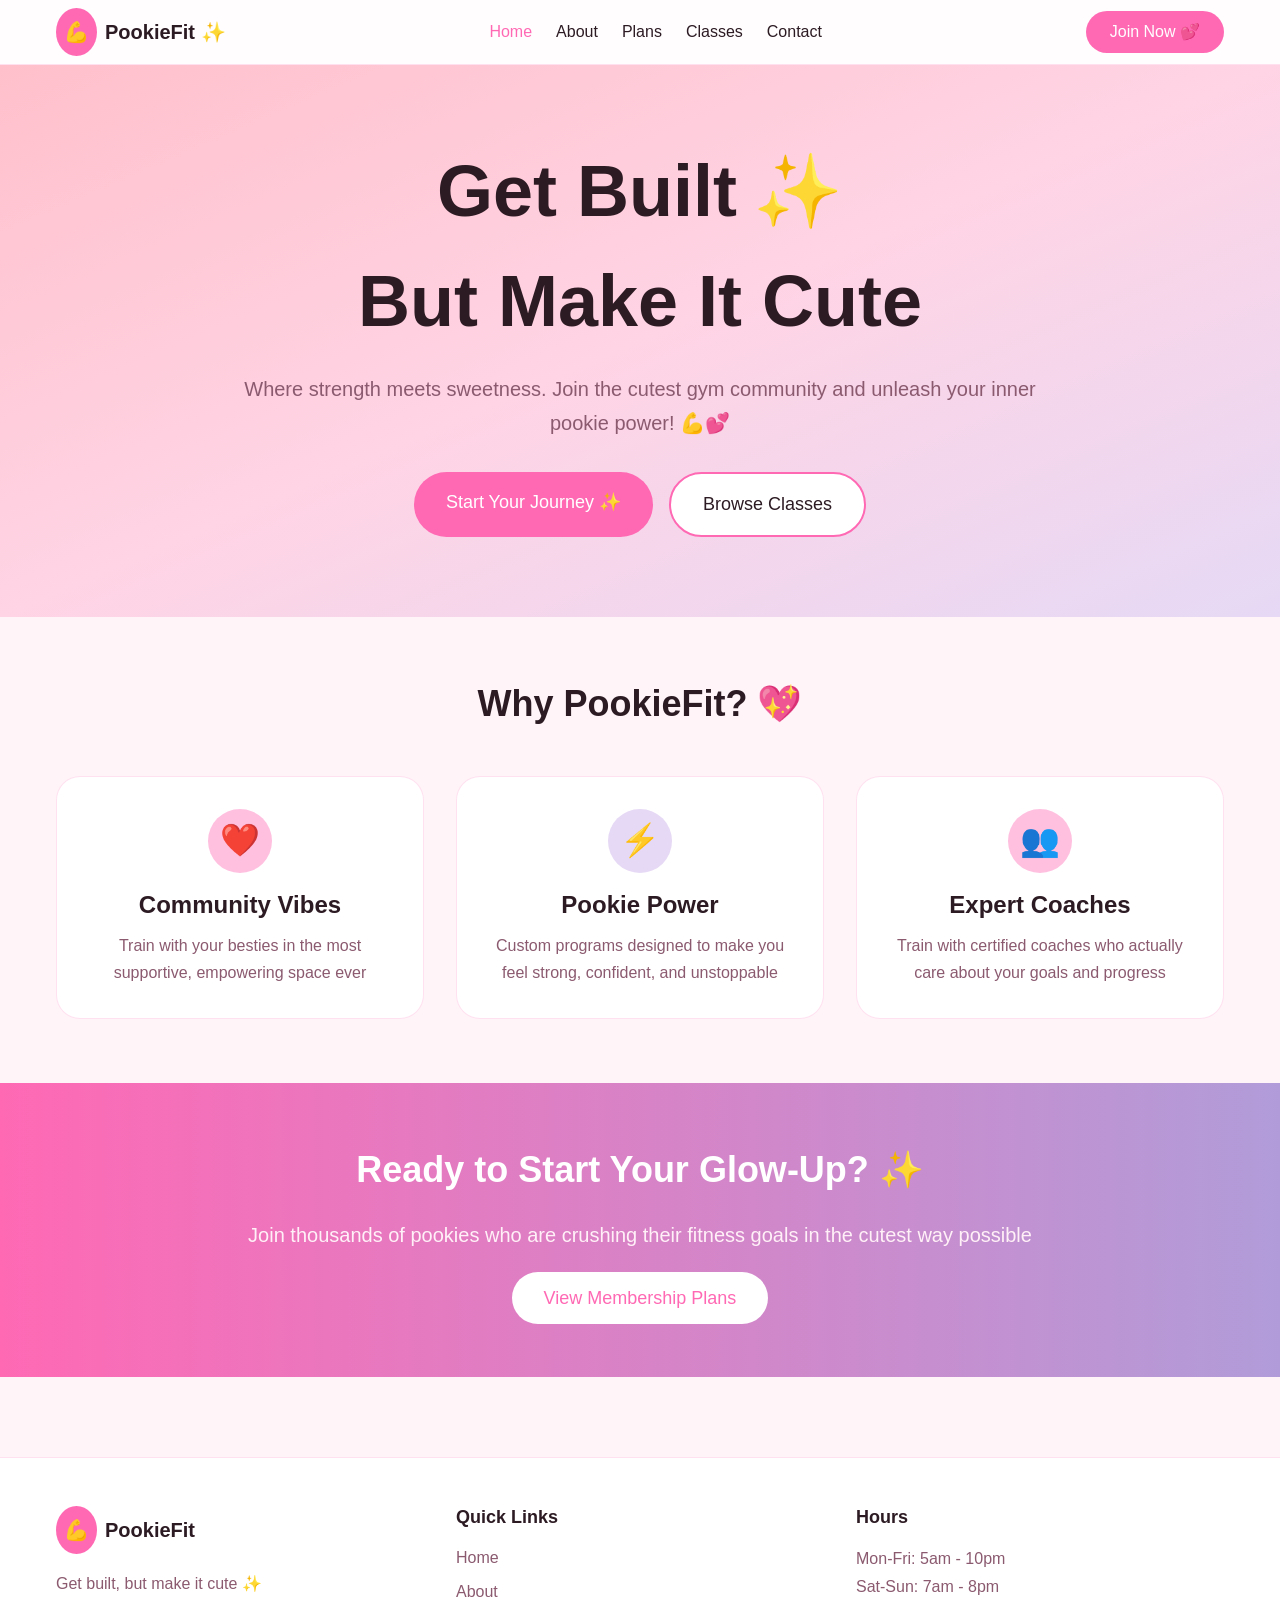
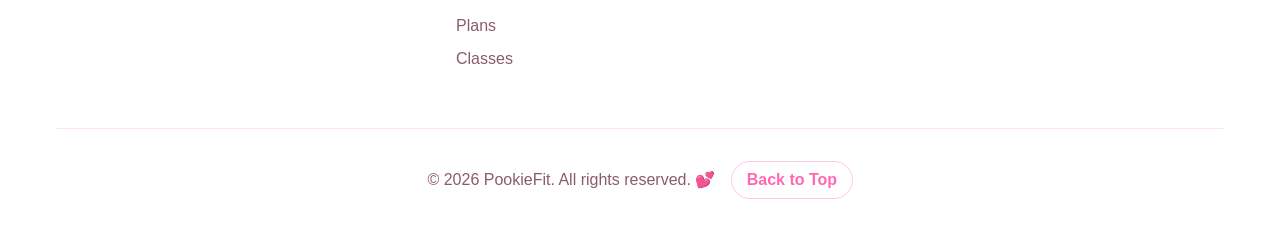
<file: index.html>
<!DOCTYPE html>
<html lang="en">
    <head>
        <meta charset="UTF-8">
        <meta name="viewport" content="width=device-width, initial-scale=1.0">
        <title>PookieFit - Get Built But Make It Cute</title>
        <link rel="stylesheet" href="css/styles.css">
        <script src="js/scripts.js" defer></script>
    </head>
    <body id="top">

        <nav class="navbar">
            <div class="nav-container">
                <div class="nav-header">
                    <a href="index.html" class="logo">
                        <div class="logo-icon">💪</div>
                        <span class="logo-text">PookieFit <span
                                class="sparkle">✨</span></span>
                    </a>

                    <div class="nav-links desktop-nav">
                        <a href="index.html" class="active">Home</a>
                        <a href="about.html">About</a>
                        <a href="plans.html">Plans</a>
                        <a href="classes.html">Classes</a>
                        <a href="contact.html">Contact</a>
                    </div>
                    <a href="contact.html" class="cta-button">Join Now 💕</a>
                </div>

                <div class="nav-links mobile-nav">
                    <a href="index.html" class="active">Home</a>
                    <a href="about.html">About</a>
                    <a href="plans.html">Plans</a>
                    <a href="classes.html">Classes</a>
                    <a href="contact.html">Contact</a>
                </div>
            </div>
        </nav>

        <main>
            <section class="hero">
                <div class="hero-content">
                    <h1 class="hero-title">Get Built <span
                            class="sparkle">✨</span> But Make It Cute</h1>
                    <p class="hero-subtitle">Where strength meets sweetness.
                        Join the cutest gym community and unleash your inner
                        pookie power! 💪💕</p>
                    <div class="hero-buttons">
                        <a href="plans.html" class="btn-primary">Start Your
                            Journey ✨</a>
                        <a href="classes.html" class="btn-secondary">Browse
                            Classes</a>
                    </div>
                </div>
            </section>

            <section class="features">
                <div class="container">
                    <h2 class="section-title">Why PookieFit? 💖</h2>
                    <div class="features-grid">
                        <div class="feature-card">
                            <div class="feature-icon pink">❤️</div>
                            <h3>Community Vibes</h3>
                            <p>Train with your besties in the most supportive,
                                empowering space ever</p>
                        </div>

                        <div class="feature-card">
                            <div class="feature-icon purple">⚡</div>
                            <h3>Pookie Power</h3>
                            <p>Custom programs designed to make you feel strong,
                                confident, and unstoppable</p>
                        </div>

                        <div class="feature-card">
                            <div class="feature-icon pink">👥</div>
                            <h3>Expert Coaches</h3>
                            <p>Train with certified coaches who actually care
                                about your goals and progress</p>
                        </div>
                    </div>
                </div>
            </section>

            <section class="cta-section">
                <div class="cta-content">
                    <h2>Ready to Start Your Glow-Up? ✨</h2>
                    <p>Join thousands of pookies who are crushing their fitness
                        goals in the cutest way possible</p>
                    <a href="plans.html" class="btn-white">View Membership
                        Plans</a>
                </div>
            </section>
        </main>

        <footer class="footer">
            <div class="container">
                <div class="footer-grid">
                    <div class="footer-col">
                        <div class="footer-logo">
                            <div class="logo-icon">💪</div>
                            <span class="logo-text">PookieFit</span>
                        </div>
                        <p>Get built, but make it cute ✨</p>
                    </div>

                    <div class="footer-col">
                        <h4>Quick Links</h4>
                        <a href="index.html">Home</a>
                        <a href="about.html">About</a>
                        <a href="plans.html">Plans</a>
                        <a href="classes.html">Classes</a>
                    </div>

                    <div class="footer-col">
                        <h4>Hours</h4>
                        <p>Mon-Fri: 5am - 10pm</p>
                        <p>Sat-Sun: 7am - 8pm</p>
                    </div>
                </div>

                <div class="footer-bottom">
    <span>© 2026 PookieFit. All rights reserved. 💕</span>
    <a href="#top" class="back-to-top">Back to Top</a>
</div>

            </div>
        </footer>

    </body>
</html>
</file>
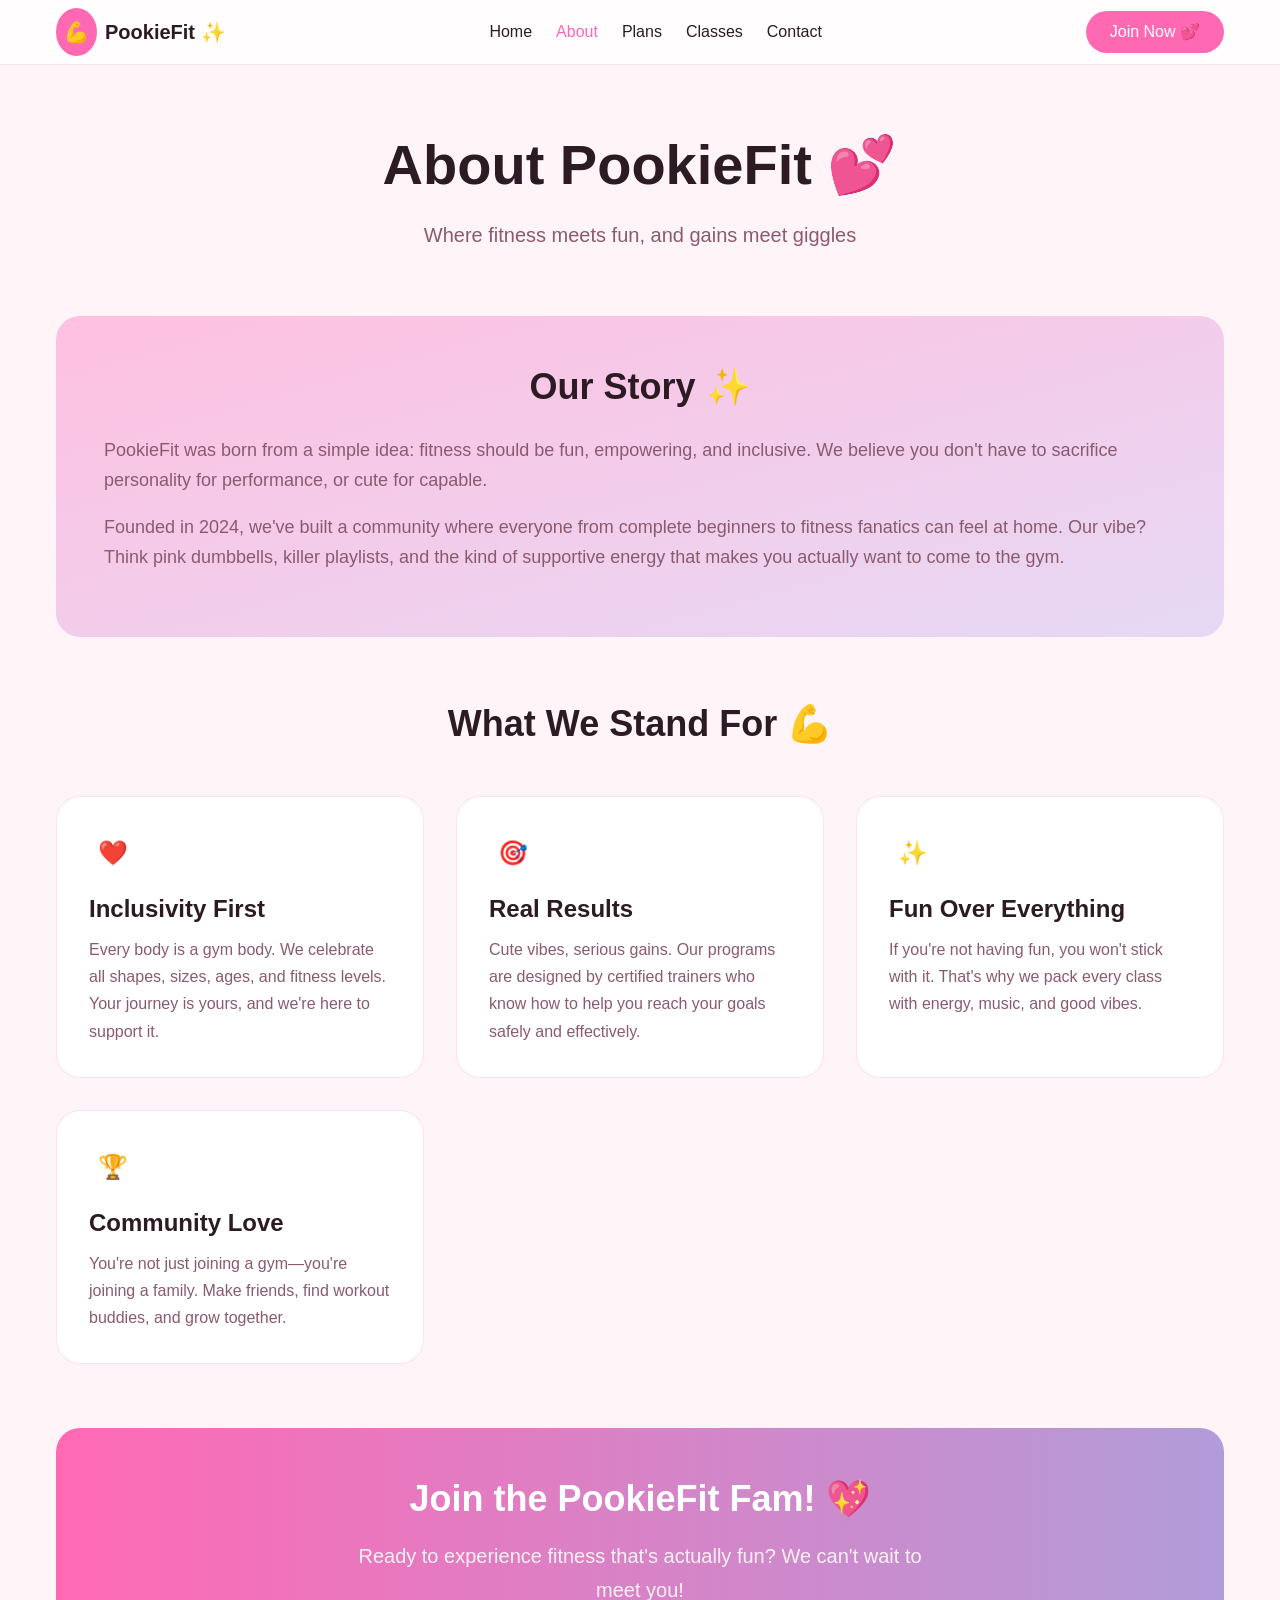
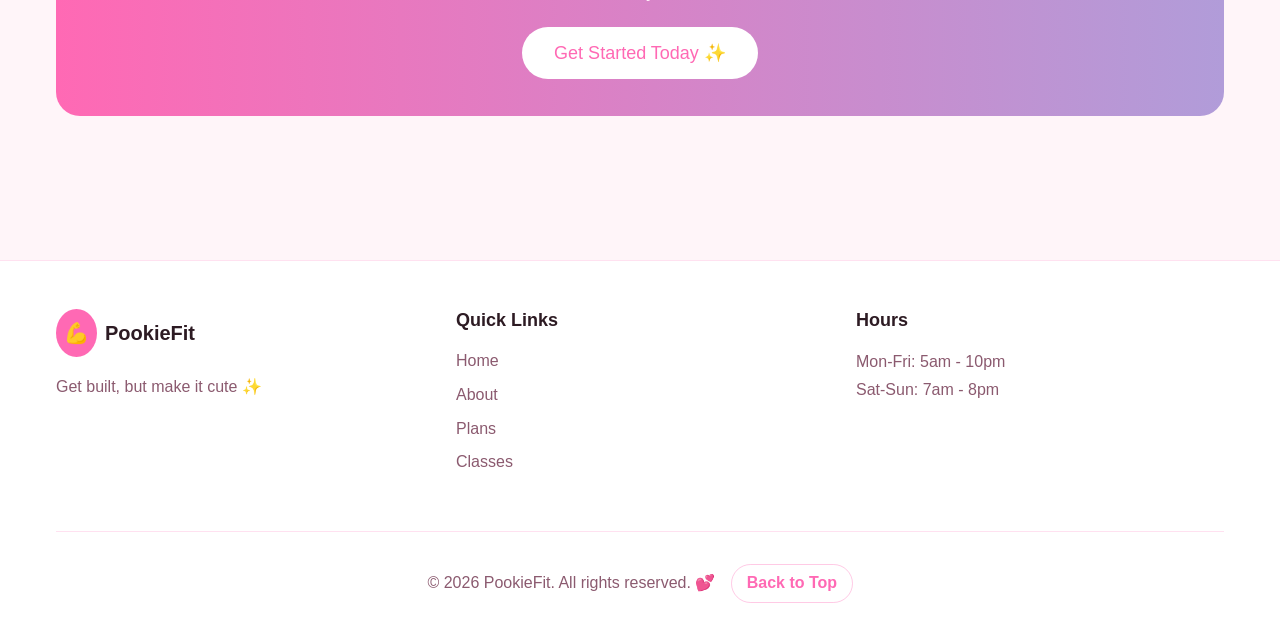
<file: about.html>
<!DOCTYPE html>
<html lang="en">
    <head>
        <meta charset="UTF-8">
        <meta name="viewport" content="width=device-width, initial-scale=1.0">
        <title>About - PookieFit</title>
        <link rel="stylesheet" href="css/styles.css">
        <script src="js/scripts.js" defer></script>
    </head>
    <body id="top">

        <nav class="navbar">
            <div class="nav-container">
                <div class="nav-header">
                    <a href="index.html" class="logo">
                        <div class="logo-icon">💪</div>
                        <span class="logo-text">PookieFit <span
                                class="sparkle">✨</span></span>
                    </a>

                    <div class="nav-links desktop-nav">
                        <a href="index.html">Home</a>
                        <a href="about.html" class="active">About</a>
                        <a href="plans.html">Plans</a>
                        <a href="classes.html">Classes</a>
                        <a href="contact.html">Contact</a>
                    </div>

                    <a href="contact.html" class="cta-button">Join Now 💕</a>
                </div>

                <div class="nav-links mobile-nav">
                    <a href="index.html">Home</a>
                    <a href="about.html" class="active">About</a>
                    <a href="plans.html">Plans</a>
                    <a href="classes.html">Classes</a>
                    <a href="contact.html">Contact</a>
                </div>
            </div>
        </nav>

        <main class="page-content">
            <div class="container">
                <div class="page-header">
                    <h1>About PookieFit 💕</h1>
                    <p class="page-subtitle">Where fitness meets fun, and gains
                        meet giggles</p>
                </div>

                <section class="story-section">
                    <div class="story-card">
                        <h2>Our Story ✨</h2>
                        <p>PookieFit was born from a simple idea: fitness should
                            be fun, empowering, and inclusive. We believe you
                            don't have to sacrifice personality for performance,
                            or cute for capable.</p>
                        <p>Founded in 2024, we've built a community where
                            everyone from complete beginners to fitness fanatics
                            can feel at home. Our vibe? Think pink dumbbells,
                            killer playlists, and the kind of supportive energy
                            that makes you actually want to come to the gym.</p>
                    </div>
                </section>

                <section class="values-section">
                    <h2 class="section-title">What We Stand For 💪</h2>
                    <div class="values-grid">
                        <div class="value-card">
                            <div class="value-icon pink">❤️</div>
                            <h3>Inclusivity First</h3>
                            <p>Every body is a gym body. We celebrate all
                                shapes, sizes, ages, and fitness levels. Your
                                journey is yours, and we're here to support
                                it.</p>
                        </div>

                        <div class="value-card">
                            <div class="value-icon purple">🎯</div>
                            <h3>Real Results</h3>
                            <p>Cute vibes, serious gains. Our programs are
                                designed by certified trainers who know how to
                                help you reach your goals safely and
                                effectively.</p>
                        </div>

                        <div class="value-card">
                            <div class="value-icon pink">✨</div>
                            <h3>Fun Over Everything</h3>
                            <p>If you're not having fun, you won't stick with
                                it. That's why we pack every class with energy,
                                music, and good vibes.</p>
                        </div>

                        <div class="value-card">
                            <div class="value-icon purple">🏆</div>
                            <h3>Community Love</h3>
                            <p>You're not just joining a gym—you're joining a
                                family. Make friends, find workout buddies, and
                                grow together.</p>
                        </div>
                    </div>
                </section>

                <section class="cta-banner">
                    <h2>Join the PookieFit Fam! 💖</h2>
                    <p>Ready to experience fitness that's actually fun? We can't
                        wait to meet you!</p>
                    <a href="plans.html" class="btn-white">Get Started Today ✨</a>
                </section>
            </div>
        </main>

        <footer class="footer">
            <div class="container">
                <div class="footer-grid">
                    <div class="footer-col">
                        <div class="footer-logo">
                            <div class="logo-icon">💪</div>
                            <span class="logo-text">PookieFit</span>
                        </div>
                        <p>Get built, but make it cute ✨</p>
                    </div>

                    <div class="footer-col">
                        <h4>Quick Links</h4>
                        <a href="index.html">Home</a>
                        <a href="about.html">About</a>
                        <a href="plans.html">Plans</a>
                        <a href="classes.html">Classes</a>
                    </div>

                    <div class="footer-col">
                        <h4>Hours</h4>
                        <p>Mon-Fri: 5am - 10pm</p>
                        <p>Sat-Sun: 7am - 8pm</p>
                    </div>
                </div>

                <div class="footer-bottom">
    <span>© 2026 PookieFit. All rights reserved. 💕</span>
    <a href="#top" class="back-to-top">Back to Top</a>
</div>

            </div>
        </footer>

    </body>
</html>
</file>
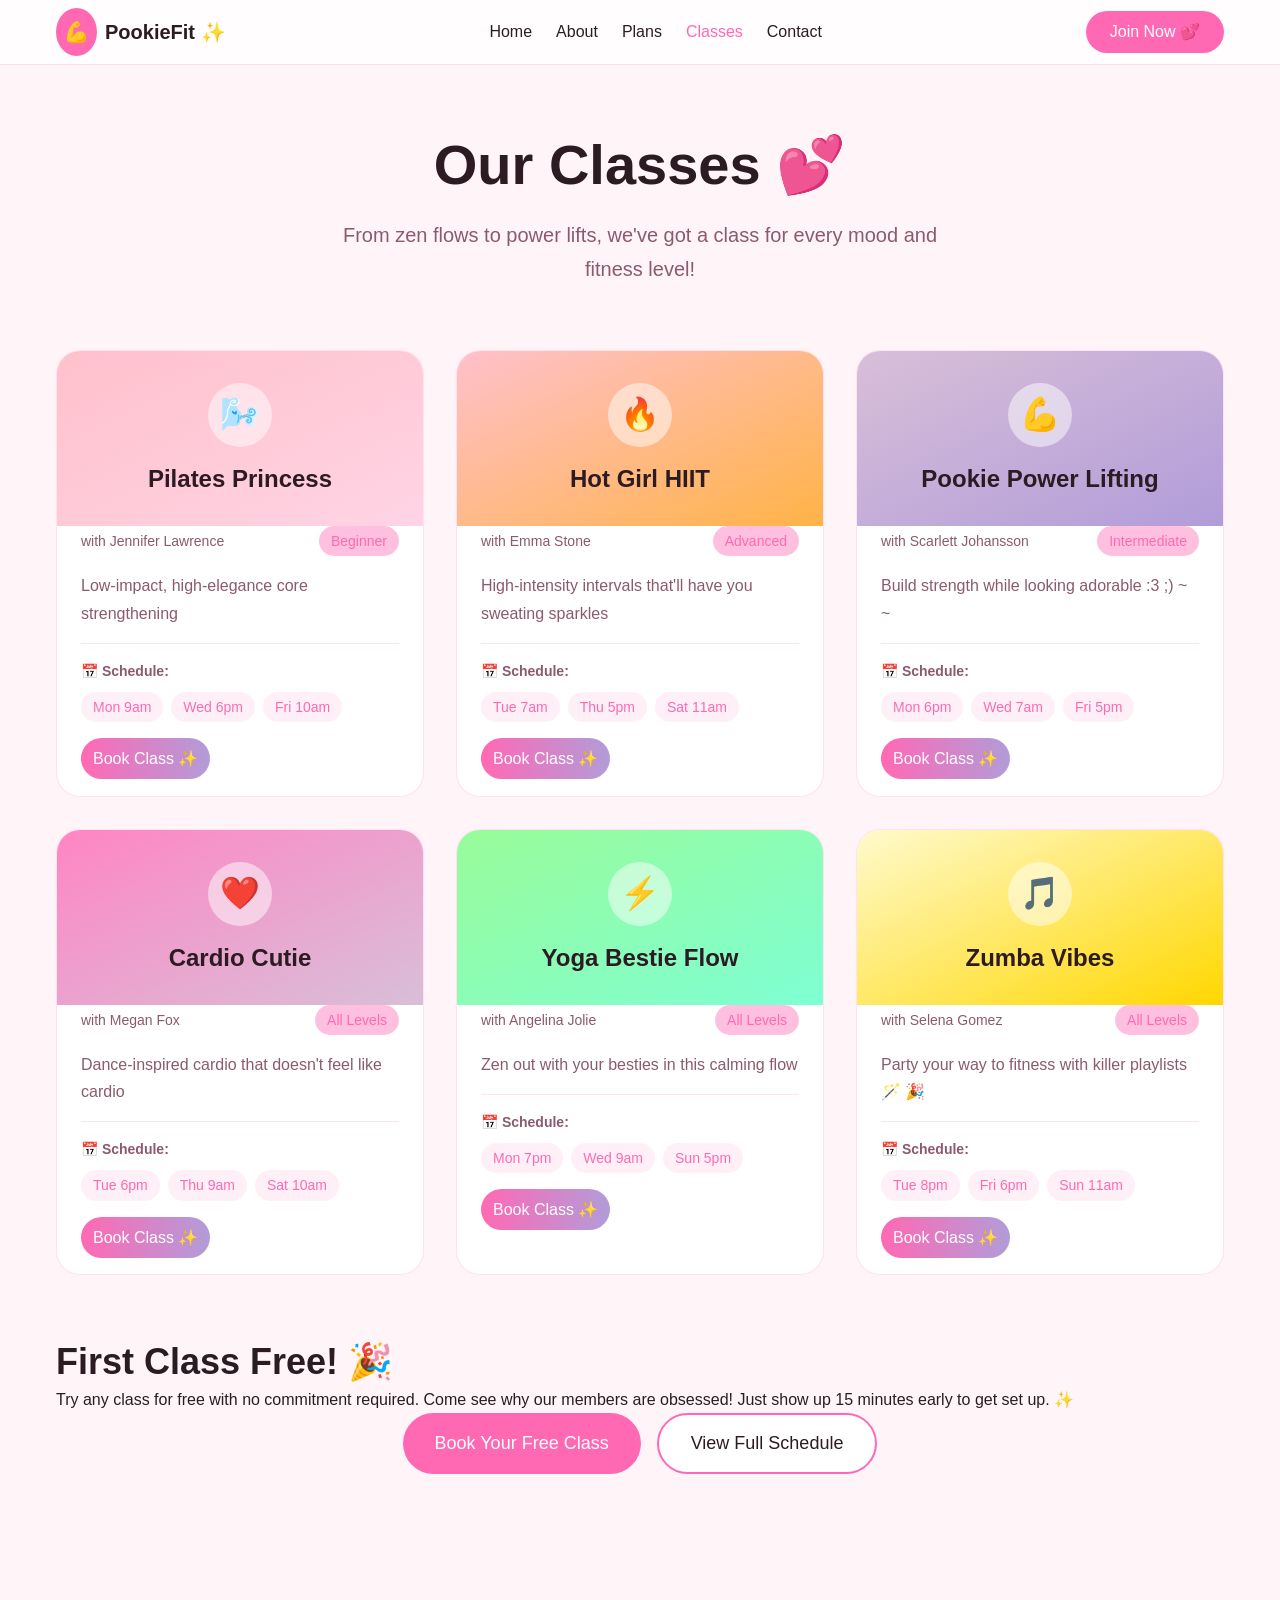
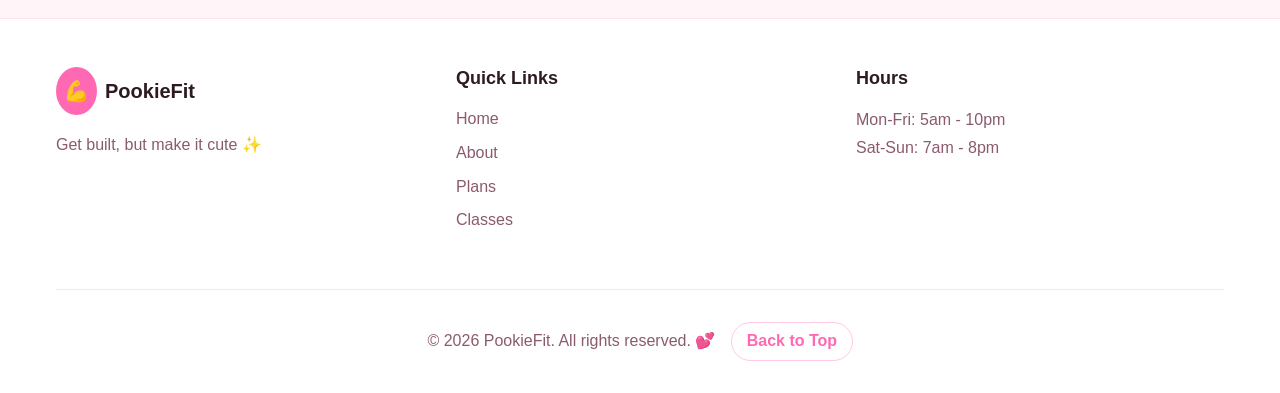
<file: classes.html>
<!DOCTYPE html>
<html lang="en">
    <head>
        <meta charset="UTF-8">
        <meta name="viewport" content="width=device-width, initial-scale=1.0">
        <title>Classes - PookieFit</title>
        <link rel="stylesheet" href="css/styles.css">
        <script src="js/scripts.js" defer></script>
    </head>
    <body id="top">
        <nav class="navbar">
            <div class="nav-container">
                <div class="nav-header">
                    <a href="index.html" class="logo">
                        <div class="logo-icon">💪</div>
                        <span class="logo-text">PookieFit <span
                                class="sparkle">✨</span></span>
                    </a>

                    <div class="nav-links desktop-nav">
                        <a href="index.html">Home</a>
                        <a href="about.html">About</a>
                        <a href="plans.html">Plans</a>
                        <a href="classes.html" class="active">Classes</a>
                        <a href="contact.html">Contact</a>
                    </div>

                    <a href="contact.html" class="cta-button">Join Now 💕</a>
                </div>

                <div class="nav-links mobile-nav">
                    <a href="index.html">Home</a>
                    <a href="about.html">About</a>
                    <a href="plans.html">Plans</a>
                    <a href="classes.html" class="active">Classes</a>
                    <a href="contact.html">Contact</a>
                </div>
            </div>
        </nav>

        <main class="page-content">
            <div class="container">
                <div class="page-header">
                    <h1>Our Classes 💕</h1>
                    <p class="page-subtitle">From zen flows to power lifts,
                        we've got a class for every mood and fitness level!</p>
                </div>

                <div class="classes-grid">
                    <div class="class-card">
                        <div class="class-header pink-gradient">
                            <div class="class-icon">🌬️</div>
                            <h3>Pilates Princess</h3>
                        </div>
                        <div class="class-body">
                            <div class="class-meta">
                                <span class="instructor">with Jennifer Lawrence</span>
                                <span class="badge">Beginner</span>
                            </div>
                            <p>Low-impact, high-elegance core strengthening</p>
                            <div class="class-schedule">
                                <p><strong>📅 Schedule:</strong></p>
                                <div class="schedule-tags">
                                    <span>Mon 9am</span>
                                    <span>Wed 6pm</span>
                                    <span>Fri 10am</span>
                                </div>
                            </div>
                            <a href="contact.html" class="class-button">Book Class ✨</a>
                        </div>
                    </div>

                    <div class="class-card">
                        <div class="class-header orange-gradient">
                            <div class="class-icon">🔥</div>
                            <h3>Hot Girl HIIT</h3>
                        </div>
                        <div class="class-body">
                            <div class="class-meta">
                                <span class="instructor">with  Emma Stone</span>
                                <span class="badge">Advanced</span>
                            </div>
                            <p>High-intensity intervals that'll have you
                                sweating sparkles</p>
                            <div class="class-schedule">
                                <p><strong>📅 Schedule:</strong></p>
                                <div class="schedule-tags">
                                    <span>Tue 7am</span>
                                    <span>Thu 5pm</span>
                                    <span>Sat 11am</span>
                                </div>
                            </div>
                            <a href="contact.html" class="class-button">Book Class ✨</a>
                        </div>
                    </div>

                    <div class="class-card">
                        <div class="class-header purple-gradient">
                            <div class="class-icon">💪</div>
                            <h3>Pookie Power Lifting</h3>
                        </div>
                        <div class="class-body">
                            <div class="class-meta">
                                <span class="instructor">with Scarlett Johansson</span>
                                <span class="badge">Intermediate</span>
                            </div>
                            <p>Build strength while looking adorable :3 ;) ~ ~</p>
                            <div class="class-schedule">
                                <p><strong>📅 Schedule:</strong></p>
                                <div class="schedule-tags">
                                    <span>Mon 6pm</span>
                                    <span>Wed 7am</span>
                                    <span>Fri 5pm</span>
                                </div>
                            </div>
                            <a href="contact.html" class="class-button">Book Class ✨</a>
                        </div>
                    </div>

                    <div class="class-card">
                        <div class="class-header pink-purple-gradient">
                            <div class="class-icon">❤️</div>
                            <h3>Cardio Cutie</h3>
                        </div>
                        <div class="class-body">
                            <div class="class-meta">
                                <span class="instructor">with Megan Fox</span>
                                <span class="badge">All Levels</span>
                            </div>
                            <p>Dance-inspired cardio that doesn't feel like
                                cardio</p>
                            <div class="class-schedule">
                                <p><strong>📅 Schedule:</strong></p>
                                <div class="schedule-tags">
                                    <span>Tue 6pm</span>
                                    <span>Thu 9am</span>
                                    <span>Sat 10am</span>
                                </div>
                            </div>
                            <a href="contact.html" class="class-button">Book Class ✨</a>
                        </div>
                    </div>

                    <div class="class-card">
                        <div class="class-header green-gradient">
                            <div class="class-icon">⚡</div>
                            <h3>Yoga Bestie Flow</h3>
                        </div>
                        <div class="class-body">
                            <div class="class-meta">
                                <span class="instructor">with Angelina Jolie</span>
                                <span class="badge">All Levels</span>
                            </div>
                            <p>Zen out with your besties in this calming
                                flow</p>
                            <div class="class-schedule">
                                <p><strong>📅 Schedule:</strong></p>
                                <div class="schedule-tags">
                                    <span>Mon 7pm</span>
                                    <span>Wed 9am</span>
                                    <span>Sun 5pm</span>
                                </div>
                            </div>
                            <a href="contact.html" class="class-button">Book Class ✨</a>
                        </div>
                    </div>

                    <div class="class-card">
                        <div class="class-header yellow-gradient">
                            <div class="class-icon">🎵</div>
                            <h3>Zumba Vibes</h3>
                        </div>
                        <div class="class-body">
                            <div class="class-meta">
                                <span class="instructor">with Selena Gomez</span>
                                <span class="badge">All Levels</span>
                            </div>
                            <p>Party your way to fitness with killer
                                playlists 🪄 🎉</p>
                            <div class="class-schedule">
                                <p><strong>📅 Schedule:</strong></p>
                                <div class="schedule-tags">
                                    <span>Tue 8pm</span>
                                    <span>Fri 6pm</span>
                                    <span>Sun 11am</span>
                                </div>
                            </div>
                            <a href="contact.html" class="class-button">Book Class ✨</a>
                        </div>
                    </div>
                </div>

                <section class="free-class-section">
                    <h2>First Class Free! 🎉</h2>
                    <p>Try any class for free with no commitment required. Come
                        see why our members are obsessed! Just show up 15
                        minutes early to get set up. ✨</p>
                    <div class="help-buttons">
                        <a href="contact.html" class="btn-primary">Book Your Free Class</a>
                        <button class="btn-secondary">View Full
                            Schedule</button>
                    </div>
                </section>
            </div>
        </main>

        <footer class="footer">
            <div class="container">
                <div class="footer-grid">
                    <div class="footer-col">
                        <div class="footer-logo">
                            <div class="logo-icon">💪</div>
                            <span class="logo-text">PookieFit</span>
                        </div>
                        <p>Get built, but make it cute ✨</p>
                    </div>

                    <div class="footer-col">
                        <h4>Quick Links</h4>
                        <a href="index.html">Home</a>
                        <a href="about.html">About</a>
                        <a href="plans.html">Plans</a>
                        <a href="classes.html">Classes</a>
                    </div>

                    <div class="footer-col">
                        <h4>Hours</h4>
                        <p>Mon-Fri: 5am - 10pm</p>
                        <p>Sat-Sun: 7am - 8pm</p>
                    </div>
                </div>

                <div class="footer-bottom">
    <span>© 2026 PookieFit. All rights reserved. 💕</span>
    <a href="#top" class="back-to-top">Back to Top</a>
</div>

            </div>
        </footer>

    </body>
</html>
</file>
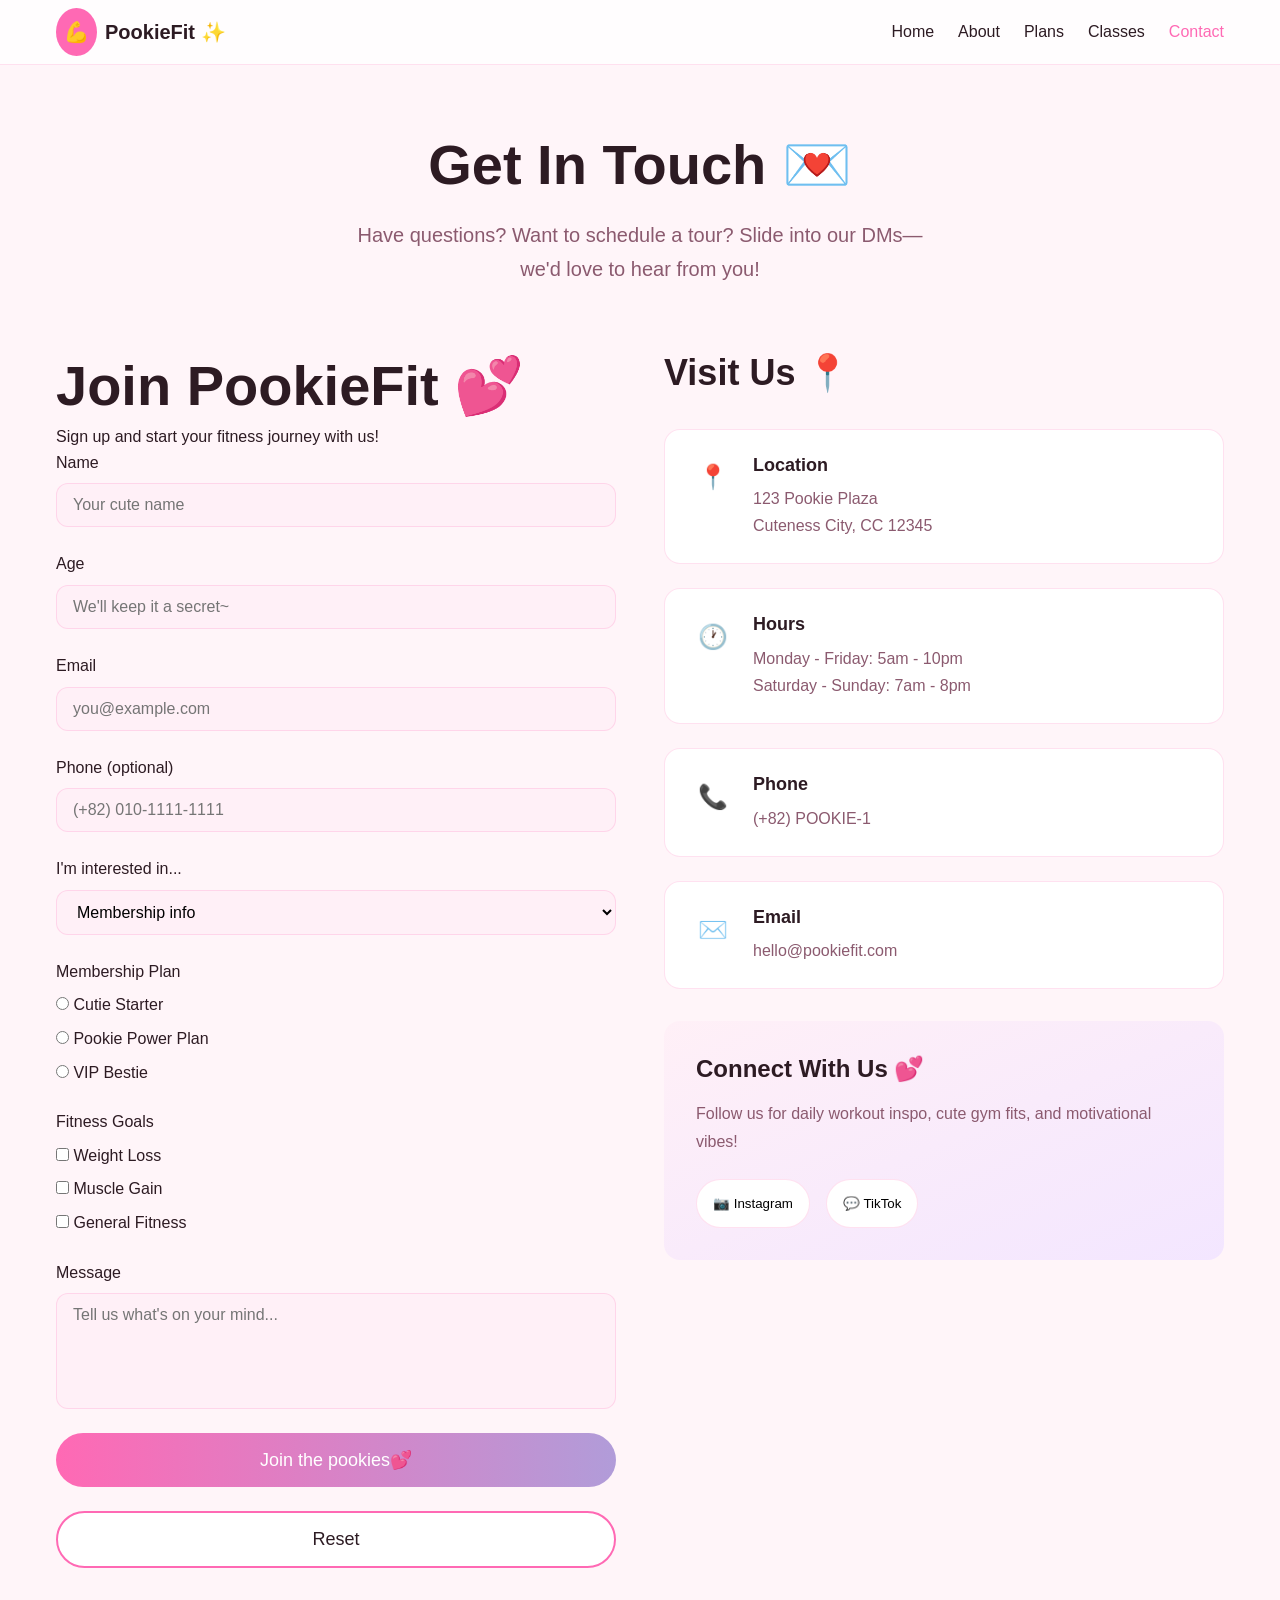
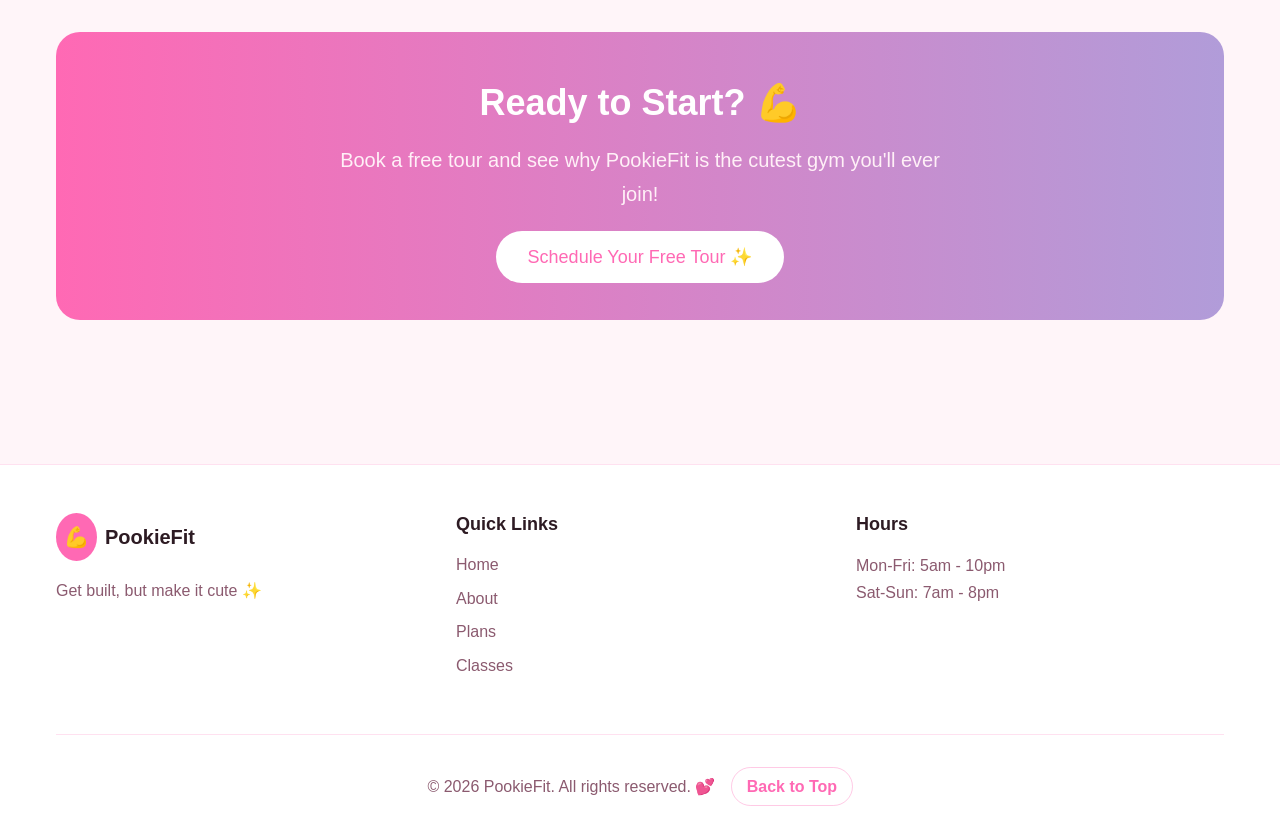
<file: contact.html>
<!DOCTYPE html>
<html lang="en">
    <head>
        <meta charset="UTF-8">
        <meta name="viewport" content="width=device-width, initial-scale=1.0">
        <title>Contact - PookieFit</title>
        <link rel="stylesheet" href="css/styles.css">
        <script src="js/scripts.js" defer></script>
    </head>
    <body id="top">

        <nav class="navbar">
            <div class="nav-container">
                <div class="nav-header">
                    <a href="index.html" class="logo">
                        <div class="logo-icon">💪</div>
                        <span class="logo-text">PookieFit <span
                                class="sparkle">✨</span></span>
                    </a>

                    <div class="nav-links desktop-nav">
                        <a href="index.html">Home</a>
                        <a href="about.html">About</a>
                        <a href="plans.html">Plans</a>
                        <a href="classes.html">Classes</a>
                        <a href="contact.html" class="active">Contact</a>
                    </div>

                </div>

                <div class="nav-links mobile-nav">
                    <a href="index.html">Home</a>
                    <a href="about.html">About</a>
                    <a href="plans.html">Plans</a>
                    <a href="classes.html">Classes</a>
                    <a href="contact.html" class="active">Contact</a>
                </div>
            </div>
        </nav>

        <main class="page-content">
            <div class="container">
                <div class="page-header">
                    <h1>Get In Touch 💌</h1>
                    <p class="page-subtitle">Have questions? Want to schedule a
                        tour? Slide into our DMs—we'd love to hear from you!</p>
                </div>

                <div class="contact-grid">
                    <div class="contact-form-section">
                        <h1>Join PookieFit 💕</h1>
                        <p>Sign up and start your fitness journey with us!</p>
                        <form class="contact-form" id="contactForm">
                            <div class="form-group">
                                <label for="name">Name</label>
                                <input type="text" id="name" name="name"
                                    placeholder="Your cute name" required>
                            </div>
                            <div class="form-group">
                                <label for="age">Age</label>
                                <input type="number" id="age" name="age"
                                    placeholder="We'll keep it a secret~">
                            </div>
                            <div class="form-group">
                                <label for="email">Email</label>
                                <input type="email" id="email" name="email"
                                    placeholder="you@example.com" required>
                            </div>

                            <div class="form-group">
                                <label for="phone">Phone (optional)</label>
                                <input type="tel" id="phone" name="phone"
                                    placeholder="(+82) 010-1111-1111">
                            </div>

                            <div class="form-group">
                                <label for="interest">I'm interested
                                    in...</label>
                                <select id="interest" name="interest">
                                    <option>Membership info</option>
                                    <option>Scheduling a tour</option>
                                    <option>Personal training</option>
                                    <option>Class information</option>
                                    <option>Other</option>
                                </select>
                            </div>
                            <div class="form-group">
                                <label>Membership Plan</label>
                                <label><input type="radio" name="plan" value="Cutie Starter" required> Cutie Starter</label>
                                <label><input type="radio" name="plan" value="Pookie Power Plan"> Pookie Power Plan</label>
                                <label><input type="radio" name="plan" value="VIP Bestie"> VIP Bestie</label>
                            </div>

                            <div class="form-group">
                                <label>Fitness Goals</label>
                                <label><input type="checkbox" name="goals"
                                        value="Weight Loss"> Weight Loss</label>
                                <label><input type="checkbox" name="goals"
                                        value="Muscle Gain"> Muscle Gain</label>
                                <label><input type="checkbox" name="goals"
                                        value="General Fitness"> General
                                    Fitness</label>
                            </div>
                            <div class="form-group">
                                <label for="message">Message</label>
                                <textarea id="message" name="message" rows="5"
                                    placeholder="Tell us what's on your mind..."
                                    required></textarea>
                            </div>

                            <button type="submit" class="submit-button">Join the pookies💕</button>
                            <button type="reset"
                                class="btn-secondary">Reset</button>
                        </form>
                    </div>

                    <div class="contact-info-section">
                        <h2>Visit Us 📍</h2>

                        <div class="info-cards">
                            <div class="info-card">
                                <div class="info-icon pink">📍</div>
                                <div>
                                    <h4>Location</h4>
                                    <p>123 Pookie Plaza<br>Cuteness City, CC
                                        12345</p>
                                </div>
                            </div>

                            <div class="info-card">
                                <div class="info-icon purple">🕐</div>
                                <div>
                                    <h4>Hours</h4>
                                    <p>Monday - Friday: 5am - 10pm<br>Saturday -
                                        Sunday: 7am - 8pm</p>
                                </div>
                            </div>

                            <div class="info-card">
                                <div class="info-icon pink">📞</div>
                                <div>
                                    <h4>Phone</h4>
                                    <p>(+82) POOKIE-1</p>
                                </div>
                            </div>

                            <div class="info-card">
                                <div class="info-icon purple">✉️</div>
                                <div>
                                    <h4>Email</h4>
                                    <p>hello@pookiefit.com</p>
                                </div>
                            </div>
                        </div>

                        <div class="social-section">
                            <h3>Connect With Us 💕</h3>
                            <p>Follow us for daily workout inspo, cute gym fits,
                                and motivational vibes!</p>
                            <div class="social-buttons">
                                <button class="social-btn">📷 Instagram</button>
                                <button class="social-btn">💬 TikTok</button>
                            </div>
                        </div>
                    </div>
                </div>

                <section class="cta-banner">
                    <h2>Ready to Start? 💪</h2>
                    <p>Book a free tour and see why PookieFit is the cutest gym
                        you'll ever join!</p>
                    <a href="#contactForm" class="btn-white">Schedule Your Free Tour ✨</a>
                </section>
            </div>
        </main>

        <footer class="footer">
            <div class="container">
                <div class="footer-grid">
                    <div class="footer-col">
                        <div class="footer-logo">
                            <div class="logo-icon">💪</div>
                            <span class="logo-text">PookieFit</span>
                        </div>
                        <p>Get built, but make it cute ✨</p>
                    </div>

                    <div class="footer-col">
                        <h4>Quick Links</h4>
                        <a href="index.html">Home</a>
                        <a href="about.html">About</a>
                        <a href="plans.html">Plans</a>
                        <a href="classes.html">Classes</a>
                    </div>

                    <div class="footer-col">
                        <h4>Hours</h4>
                        <p>Mon-Fri: 5am - 10pm</p>
                        <p>Sat-Sun: 7am - 8pm</p>
                    </div>
                </div>

                <div class="footer-bottom">
    <span>© 2026 PookieFit. All rights reserved. 💕</span>
    <a href="#top" class="back-to-top">Back to Top</a>
</div>

            </div>
        </footer>

    </body>
</html>
</file>
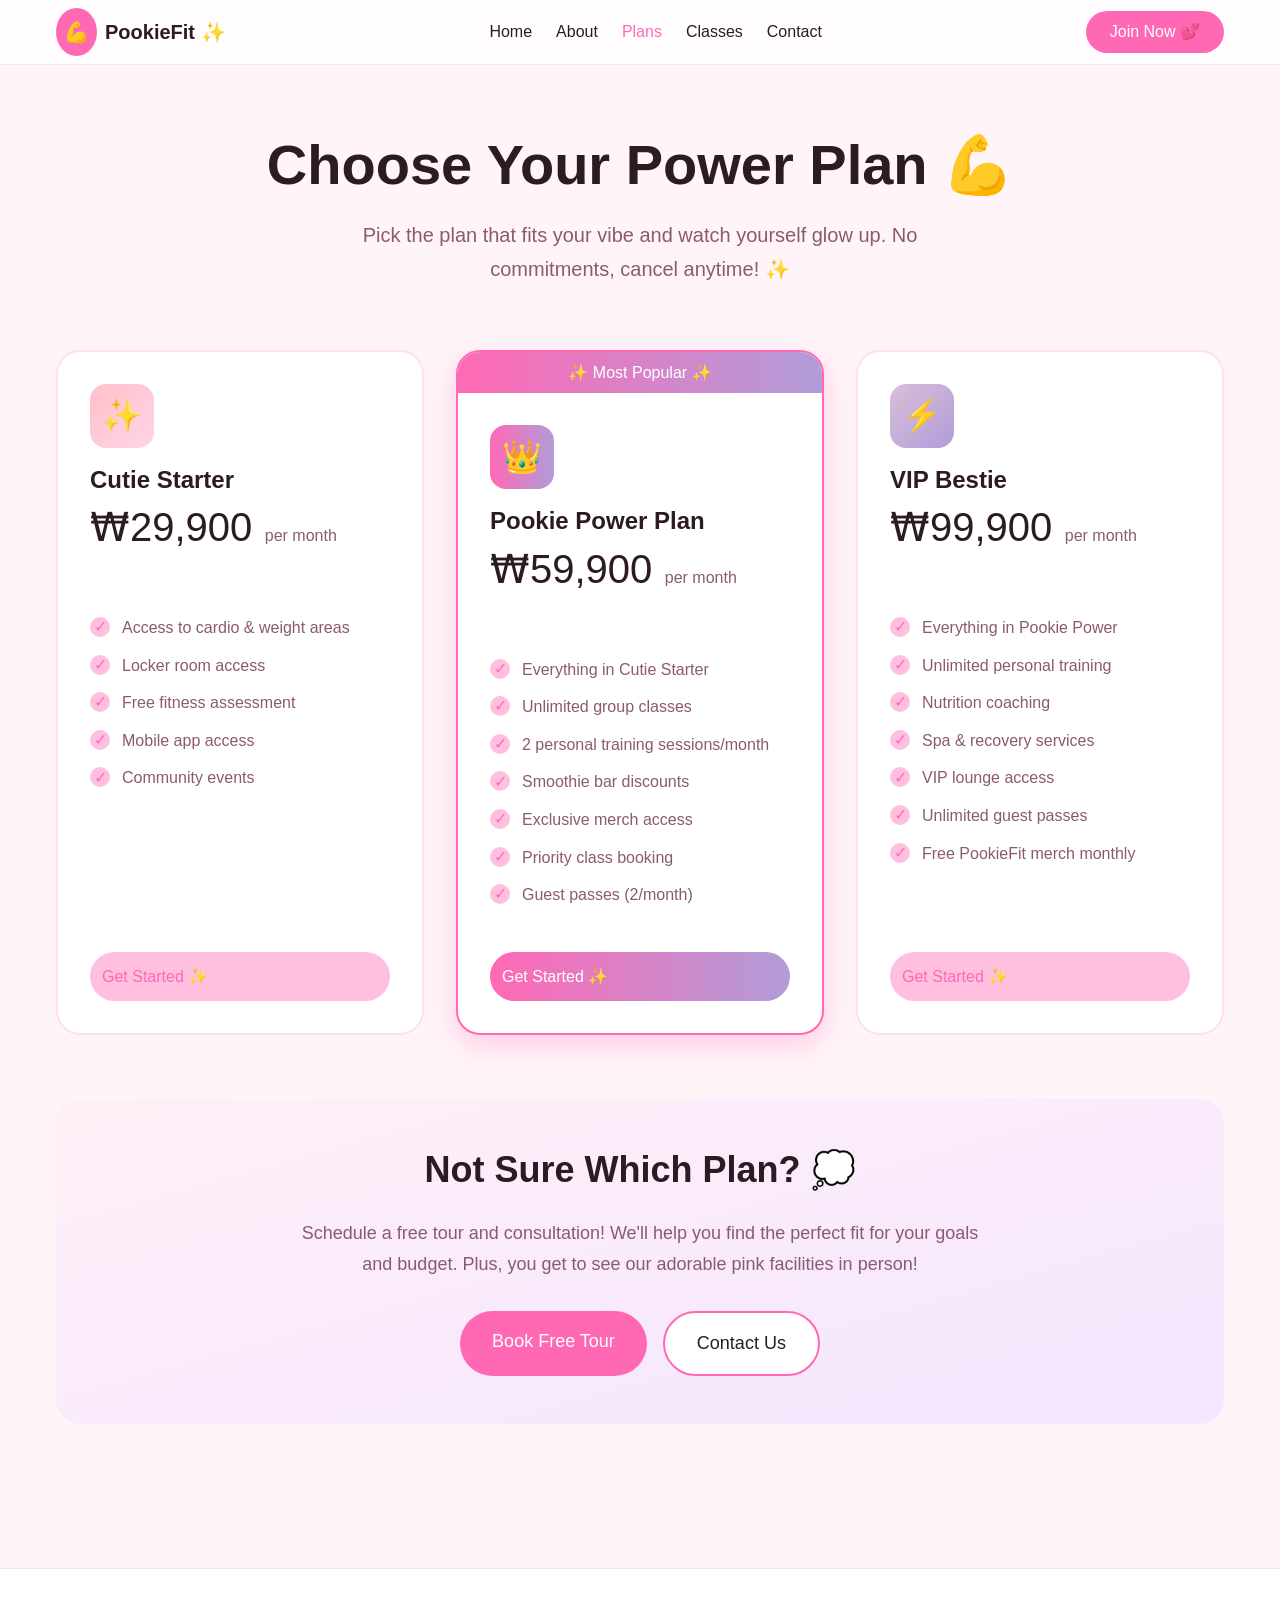
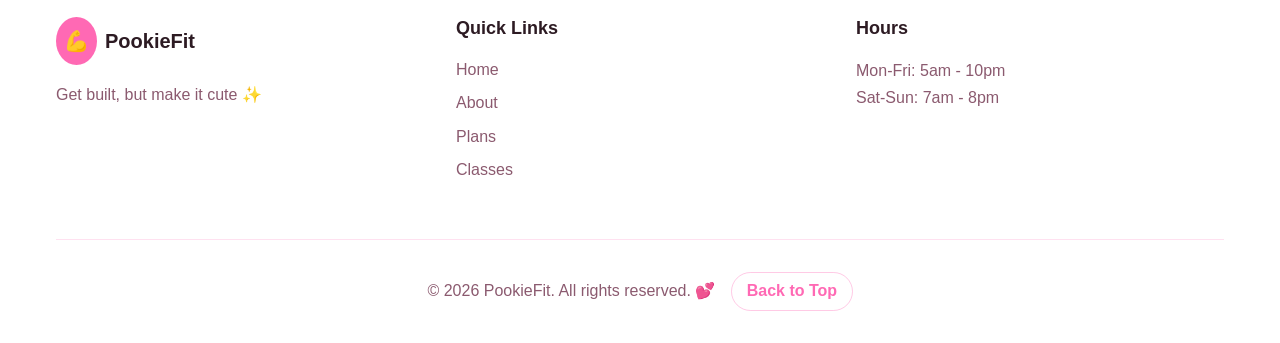
<file: plans.html>
<!DOCTYPE html>
<html lang="en">
    <head>
        <meta charset="UTF-8">
        <meta name="viewport" content="width=device-width, initial-scale=1.0">
        <title>Plans - PookieFit</title>
        <link rel="stylesheet" href="css/styles.css">
        <script src="js/scripts.js" defer></script>
    </head>
    <body id="top">

        <nav class="navbar">
            <div class="nav-container">
                <div class="nav-header">
                    <a href="index.html" class="logo">
                        <div class="logo-icon">💪</div>
                        <span class="logo-text">PookieFit <span
                                class="sparkle">✨</span></span>
                    </a>

                    <div class="nav-links desktop-nav">
                        <a href="index.html">Home</a>
                        <a href="about.html">About</a>
                        <a href="plans.html" class="active">Plans</a>
                        <a href="classes.html">Classes</a>
                        <a href="contact.html">Contact</a>
                    </div>

                    <a href="contact.html" class="cta-button">Join Now 💕</a>
                </div>

                <div class="nav-links mobile-nav">
                    <a href="index.html">Home</a>
                    <a href="about.html">About</a>
                    <a href="plans.html" class="active">Plans</a>
                    <a href="classes.html">Classes</a>
                    <a href="contact.html">Contact</a>
                </div>
            </div>
        </nav>

        <main class="page-content">
            <div class="container">
                <div class="page-header">
                    <h1>Choose Your Power Plan 💪</h1>
                    <p class="page-subtitle">Pick the plan that fits your vibe
                        and watch yourself glow up. No commitments, cancel
                        anytime! ✨</p>
                </div>

                <div class="plans-grid">
                    <div class="plan-card">
                        <div class="plan-header">
                            <div class="plan-icon pink-gradient">✨</div>
                            <h3>Cutie Starter</h3>
                            <div class="plan-price">
                                <span class="price">₩29,900</span>
                                <span class="period">per month</span>
                            </div>
                        </div>
                        <ul class="plan-features">
                            <li><span class="check">✓</span> Access to cardio &
                                weight areas</li>
                            <li><span class="check">✓</span> Locker room
                                access</li>
                            <li><span class="check">✓</span> Free fitness
                                assessment</li>
                            <li><span class="check">✓</span> Mobile app
                                access</li>
                            <li><span class="check">✓</span> Community
                                events</li>
                        </ul>
                        <a href="contact.html" class="plan-button">Get Started ✨</a>
                    </div>

                    <div class="plan-card popular">
                        <div class="popular-badge">
                            <span>✨ Most Popular ✨</span>
                        </div>
                        <div class="plan-header">
                            <div class="plan-icon primary-gradient">👑</div>
                            <h3>Pookie Power Plan</h3>
                            <div class="plan-price">
                                <span class="price">₩59,900</span>
                                <span class="period">per month</span>
                            </div>
                        </div>
                        <ul class="plan-features">
                            <li><span class="check">✓</span> Everything in Cutie
                                Starter</li>
                            <li><span class="check">✓</span> Unlimited group
                                classes</li>
                            <li><span class="check">✓</span> 2 personal training
                                sessions/month</li>
                            <li><span class="check">✓</span> Smoothie bar
                                discounts</li>
                            <li><span class="check">✓</span> Exclusive merch
                                access</li>
                            <li><span class="check">✓</span> Priority class
                                booking</li>
                            <li><span class="check">✓</span> Guest passes
                                (2/month)</li>
                        </ul>
                            <a href="contact.html" class="plan-button primary">Get Started ✨</a>
                    </div>

                    <div class="plan-card">
                        <div class="plan-header">
                            <div class="plan-icon purple-gradient">⚡</div>
                            <h3>VIP Bestie</h3>
                            <div class="plan-price">
                                <span class="price">₩99,900</span>
                                <span class="period">per month</span>
                            </div>
                        </div>
                        <ul class="plan-features">
                            <li><span class="check">✓</span> Everything in
                                Pookie Power</li>
                            <li><span class="check">✓</span> Unlimited personal
                                training</li>
                            <li><span class="check">✓</span> Nutrition
                                coaching</li>
                            <li><span class="check">✓</span> Spa & recovery
                                services</li>
                            <li><span class="check">✓</span> VIP lounge
                                access</li>
                            <li><span class="check">✓</span> Unlimited guest
                                passes</li>
                            <li><span class="check">✓</span> Free PookieFit
                                merch monthly</li>
                        </ul>
                        <a href="contact.html" class="plan-button">Get Started ✨</a>
                    </div>
                </div>

                <section class="help-section">
                    <h2>Not Sure Which Plan? 💭</h2>
                    <p>Schedule a free tour and consultation! We'll help you
                        find the perfect fit for your goals and budget. Plus,
                        you get to see our adorable pink facilities in
                        person!</p>
                    <div class="help-buttons">
                        <a href="contact.html" class="btn-primary">Book Free Tour</a>
                        <a href="contact.html" class="btn-secondary">Contact
                            Us</a>
                    </div>
                </section>
            </div>
        </main>

        <footer class="footer">
            <div class="container">
                <div class="footer-grid">
                    <div class="footer-col">
                        <div class="footer-logo">
                            <div class="logo-icon">💪</div>
                            <span class="logo-text">PookieFit</span>
                        </div>
                        <p>Get built, but make it cute ✨</p>
                    </div>

                    <div class="footer-col">
                        <h4>Quick Links</h4>
                        <a href="index.html">Home</a>
                        <a href="about.html">About</a>
                        <a href="plans.html">Plans</a>
                        <a href="classes.html">Classes</a>
                    </div>

                    <div class="footer-col">
                        <h4>Hours</h4>
                        <p>Mon-Fri: 5am - 10pm</p>
                        <p>Sat-Sun: 7am - 8pm</p>
                    </div>
                </div>

                <div class="footer-bottom">
    <span>© 2026 PookieFit. All rights reserved. 💕</span>
    <a href="#top" class="back-to-top">Back to Top</a>
</div>

            </div>
        </footer>

    </body>
</html>
</file>
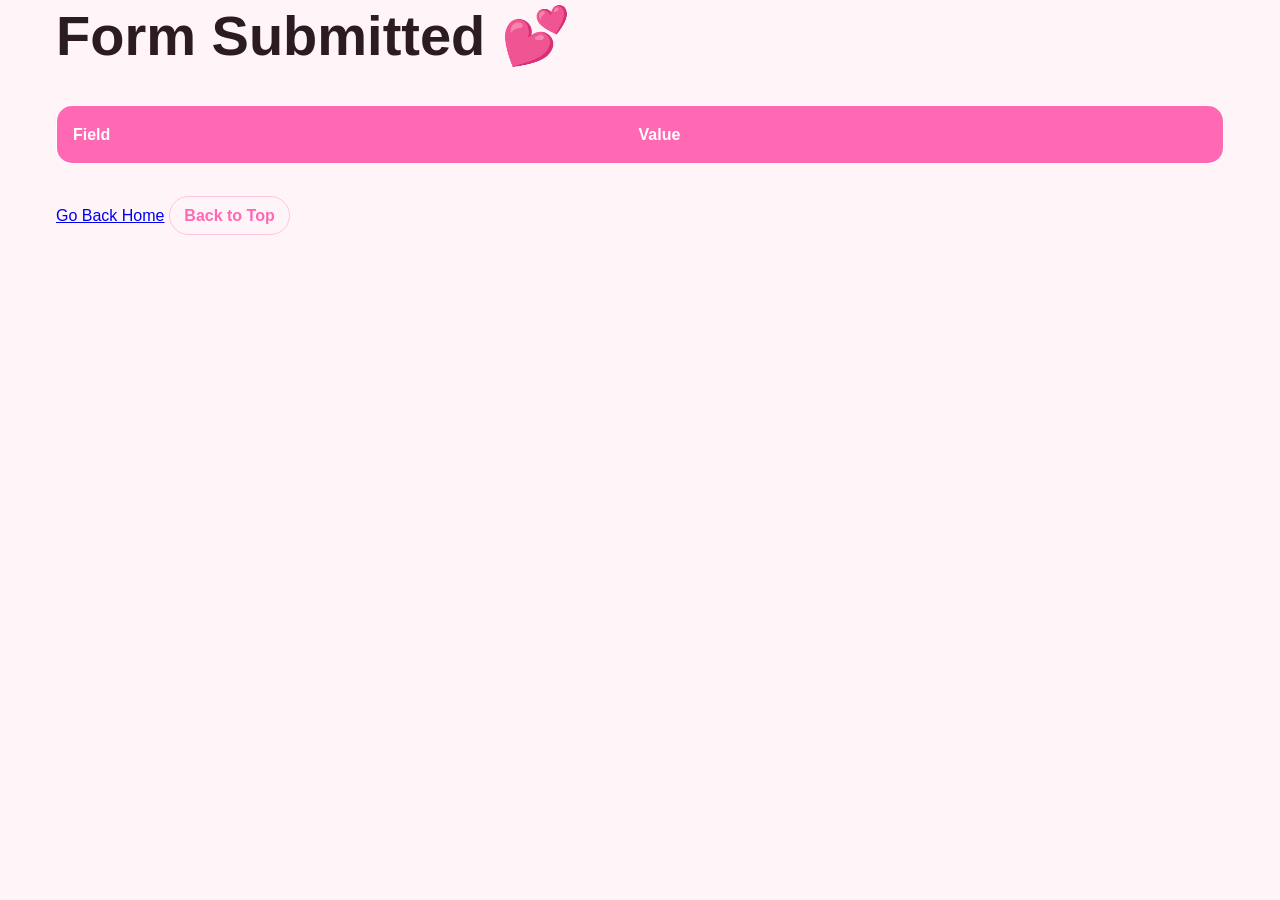
<file: success.html>
<!DOCTYPE html>
<html lang="en">
<head>
    <meta charset="UTF-8">
    <meta name="viewport" content="width=device-width, initial-scale=1.0">
    <title>Submission Result</title>
    <link rel="stylesheet" href="css/styles.css">
</head>
<body  id="top">
    <div class="container">
        <h1>Form Submitted 💕</h1>

        <table border="1">
            <thead>
                <tr>
                    <th>Field</th>
                    <th>Value</th>
                </tr>
            </thead>
            <tbody id="resultTable"></tbody>
        </table>

        <a href="index.html">Go Back Home</a>
        <a href="#top" class="back-to-top">Back to Top</a>
    </div>

    <script src="js/scripts.js"></script>
</body>
</html>
</file>
<file: css/styles.css>
/* Reset and Base Styles */
* {
    margin: 0;
    padding: 0;
    box-sizing: border-box;
}
html {
    scroll-behavior: smooth;
}

body {
    font-family: -apple-system, BlinkMacSystemFont, 'Segoe UI', Roboto, 'Helvetica Neue', Arial, sans-serif;
    background-color: #fff5f9;
    color: #2d1b23;
    line-height: 1.6;
}

h1, h2, h3, h4 {
    font-weight: 600;
    line-height: 1.3;
}

h1 {
    font-size: 3rem;
}

h2 {
    font-size: 2.25rem;
}

h3 {
    font-size: 1.5rem;
}

h4 {
    font-size: 1.125rem;
}

p {
    line-height: 1.7;
}

.container {
    max-width: 1200px;
    margin: 0 auto;
    padding: 0 1rem;
}

/* Navigation */
.navbar {
    background: rgba(255, 255, 255, 0.8);
    backdrop-filter: blur(10px);
    border-bottom: 1px solid rgba(255, 105, 180, 0.2);
    position: sticky;
    top: 0;
    z-index: 1000;
}

.nav-container {
    max-width: 1200px;
    margin: 0 auto;
    padding: 0 1rem;
}

.nav-header {
    display: flex;
    justify-content: space-between;
    align-items: center;
    height: 4rem;
}

.logo {
    display: flex;
    align-items: center;
    gap: 0.5rem;
    text-decoration: none;
    color: #2d1b23;
}

.logo-icon {
    background: #ff69b4;
    padding: 0.5rem;
    border-radius: 50%;
    font-size: 1.25rem;
}

.logo-text {
    font-weight: 700;
    font-size: 1.25rem;
}

.sparkle {
    color: #ff69b4;
}

.nav-links {
    display: flex;
    gap: 1.5rem;
}

.nav-links a {
    text-decoration: none;
    color: #2d1b23;
    transition: color 0.3s ease;
    font-weight: 500;
}

.nav-links a:hover,
.nav-links a.active {
    color: #ff69b4;
}

.desktop-nav {
    display: none;
}

.mobile-nav {
    padding-bottom: 0.75rem;
    overflow-x: auto;
}

.mobile-nav a {
    white-space: nowrap;
}

.cta-button {
    background: #ff69b4;
    color: white;
    border: none;
    padding: 0.5rem 1.5rem;
    border-radius: 50px;
    cursor: pointer;
    font-weight: 500;
    transition: all 0.3s ease;
    display: inline-block;
    text-decoration: none;
}

.cta-button:hover {
    transform: translateY(-2px) scale(1.05);
    box-shadow: 0 8px 20px rgba(255, 105, 180, 0.4);
}

/* Hero Section */
.hero {
    background: linear-gradient(to bottom right, #ffc0cb, #ffd4e5, #e6d9f5);
    padding: 5rem 1rem;
    text-align: center;
}

.hero-content {
    max-width: 800px;
    margin: 0 auto;
}

.hero-title {
    font-size: 3rem;
    margin-bottom: 1.5rem;
    display: flex;
    align-items: center;
    justify-content: center;
    gap: 1rem;
    flex-wrap: wrap;
}

.hero-subtitle {
    font-size: 1.25rem;
    color: #8b5a6f;
    margin-bottom: 2rem;
}

.hero-buttons {
    display: flex;
    gap: 1rem;
    justify-content: center;
    flex-wrap: wrap;
}

/* Buttons */
.btn-primary {
    background: #ff69b4;
    color: white;
    padding: 1rem 2rem;
    border-radius: 50px;
    text-decoration: none;
    font-weight: 500;
    font-size: 1.125rem;
    transition: all 0.3s ease;
    border: none;
    cursor: pointer;
    display: inline-block;
    text-decoration: none;
}

.btn-primary:hover {
    transform: translateY(-3px);
    box-shadow: 0 10px 25px rgba(255, 105, 180, 0.35);
}

.btn-secondary {
    background: white;
    color: #2d1b23;
    padding: 1rem 2rem;
    border-radius: 50px;
    text-decoration: none;
    font-weight: 500;
    font-size: 1.125rem;
    border: 2px solid #ff69b4;
    transition: all 0.3s ease;
    cursor: pointer;
    display: inline-block;
    text-decoration: none;
}

.btn-secondary:hover {
    background-color: #fff0f7;
    transform: translateY(-2px);
    box-shadow: 0 6px 15px rgba(255, 105, 180, 0.2);
}

.btn-white {
    background: white;
    color: #ff69b4;
    padding: 1rem 2rem;
    border-radius: 50px;
    border: none;
    font-weight: 500;
    font-size: 1.125rem;
    cursor: pointer;
    transition: all 0.3s ease;
    text-decoration: none;
}

.btn-white:hover {
    background-color: #fff0f7;
    transform: translateY(-2px);
    box-shadow: 0 8px 20px rgba(255, 255, 255, 0.35);
}

/* Features Section */
.features {
    padding: 4rem 1rem;
}

.section-title {
    text-align: center;
    margin-bottom: 3rem;
}

.features-grid {
    display: grid;
    grid-template-columns: repeat(auto-fit, minmax(280px, 1fr));
    gap: 2rem;
}

.feature-card {
    background: white;
    padding: 2rem;
    border-radius: 1.5rem;
    border: 1px solid rgba(255, 105, 180, 0.2);
    text-align: center;
    transition: all 0.3s ease;
}

.feature-card:hover {
    transform: translateY(-6px);
    box-shadow: 0 12px 30px rgba(255, 105, 180, 0.2);
}

.feature-icon {
    width: 4rem;
    height: 4rem;
    border-radius: 50%;
    display: flex;
    align-items: center;
    justify-content: center;
    margin: 0 auto 1rem;
    font-size: 2rem;
}

.feature-icon.pink {
    background: #ffc0e0;
}

.feature-icon.purple {
    background: #e6d9f5;
}

.feature-card h3 {
    margin-bottom: 0.75rem;
}

.feature-card p {
    color: #8b5a6f;
}

/* CTA Section */
.cta-section {
    background: linear-gradient(to right, #ff69b4, #b19cd9);
    padding: 4rem 1rem;
    text-align: center;
    color: white;
}

.cta-content {
    max-width: 800px;
    margin: 0 auto;
}

.cta-content h2 {
    color: white;
    margin-bottom: 1.5rem;
}

.cta-content p {
    font-size: 1.25rem;
    color: #fff0f7;
    margin-bottom: 2rem;
}

/* Footer */
.footer {
    background: white;
    border-top: 1px solid rgba(255, 105, 180, 0.2);
    margin-top: 5rem;
}

.footer-grid {
    display: grid;
    grid-template-columns: repeat(auto-fit, minmax(200px, 1fr));
    gap: 2rem;
    padding: 3rem 0;
}

.footer-col h4 {
    margin-bottom: 1rem;
}

.footer-col a {
    display: block;
    color: #8b5a6f;
    text-decoration: none;
    margin-bottom: 0.5rem;
    transition: color 0.3s ease;
}

.footer-col a:hover {
    color: #ff69b4;
}

.footer-col p {
    color: #8b5a6f;
}

.footer-logo {
    display: flex;
    align-items: center;
    gap: 0.5rem;
    margin-bottom: 1rem;
}

.footer-bottom {
    border-top: 1px solid rgba(255, 105, 180, 0.2);
    padding: 2rem 0;
    color: #8b5a6f;
    display: flex;
    align-items: center;
    justify-content: center;
    gap: 1rem;
    flex-wrap: wrap;
    text-align: center;
}
.back-to-top {
    display: inline-flex;
    align-items: center;
    justify-content: center;
    color: #ff69b4;
    font-weight: 600;
    text-decoration: none;
    border: 1px solid rgba(255, 105, 180, 0.35);
    border-radius: 50px;
    padding: 0.35rem 0.9rem;
    transition: all 0.3s ease;
}

.back-to-top:hover {
    background: #fff0f7;
    transform: translateY(-2px);
}


/* Page Content */
.page-content {
    padding: 4rem 1rem;
}

.page-header {
    text-align: center;
    margin-bottom: 4rem;
}

.page-subtitle {
    font-size: 1.25rem;
    color: #8b5a6f;
    max-width: 600px;
    margin: 1rem auto 0;
}

/* About Page */
.story-section {
    margin-bottom: 4rem;
}

.story-card {
    background: linear-gradient(to bottom right, #ffc0e0, #e6d9f5);
    padding: 3rem;
    border-radius: 1.5rem;
}

.story-card h2 {
    margin-bottom: 1.5rem;
    text-align: center;
}

.story-card p {
    font-size: 1.125rem;
    color: #8b5a6f;
    margin-bottom: 1rem;
}

.values-section {
    margin-bottom: 4rem;
}

.values-grid {
    display: grid;
    grid-template-columns: repeat(auto-fit, minmax(280px, 1fr));
    gap: 2rem;
}

.value-card {
    background: white;
    padding: 2rem;
    border-radius: 1.5rem;
    border: 1px solid rgba(255, 105, 180, 0.2);
    transition: all 0.3s ease;
}

.value-card:hover {
    transform: translateY(-6px);
    box-shadow: 0 12px 30px rgba(255, 105, 180, 0.18);
}

.value-icon {
    width: 3rem;
    height: 3rem;
    border-radius: 50%;
    display: flex;
    align-items: center;
    justify-content: center;
    margin-bottom: 1rem;
    font-size: 1.5rem;
}

.value-card h3 {
    margin-bottom: 0.75rem;
}

.value-card p {
    color: #8b5a6f;
}

.cta-banner {
    background: linear-gradient(to right, #ff69b4, #b19cd9);
    padding: 3rem;
    border-radius: 1.5rem;
    text-align: center;
    color: white;
}

.cta-banner h2 {
    color: white;
    margin-bottom: 1rem;
}

.cta-banner p {
    font-size: 1.25rem;
    color: #fff0f7;
    margin-bottom: 2rem;
    max-width: 600px;
    margin-left: auto;
    margin-right: auto;
}

/* Plans Page */
.plans-grid {
    display: grid;
    grid-template-columns: repeat(auto-fit, minmax(300px, 1fr));
    gap: 2rem;
    margin-bottom: 4rem;
}

.plan-card {
    background: white;
    border-radius: 1.5rem;
    border: 2px solid rgba(255, 105, 180, 0.2);
    overflow: hidden;
    transition: all 0.3s ease;
    display: flex;
    flex-direction: column;
}

.plan-card:hover {
    transform: translateY(-8px) scale(1.03);
    box-shadow: 0 14px 35px rgba(255, 105, 180, 0.25);
}

.plan-card.popular {
    border-color: #ff69b4;
    box-shadow: 0 10px 30px rgba(255, 105, 180, 0.3);
}

.popular-badge {
    background: linear-gradient(to right, #ff69b4, #b19cd9);
    color: white;
    text-align: center;
    padding: 0.5rem;
}

.plan-header {
    padding: 2rem;
}

.plan-icon {
    width: 4rem;
    height: 4rem;
    border-radius: 1rem;
    display: flex;
    align-items: center;
    justify-content: center;
    margin-bottom: 1rem;
    font-size: 2rem;
    color: white;
}

.pink-gradient {
    background: linear-gradient(to bottom right, #ffc0cb, #ffd4e5);
}

.primary-gradient {
    background: linear-gradient(to right, #ff69b4, #b19cd9);
}

.purple-gradient {
    background: linear-gradient(to bottom right, #d8bfd8, #b19cd9);
}

.plan-price {
    margin-bottom: 1.5rem;
}

.price {
    font-size: 2.5rem;
}

.period {
    color: #8b5a6f;
    margin-left: 0.5rem;
}

.plan-features {
    list-style: none;
    padding: 0 2rem 2rem;
    flex-grow: 1;
}

.plan-features li {
    display: flex;
    align-items: flex-start;
    gap: 0.75rem;
    margin-bottom: 0.75rem;
    color: #8b5a6f;
}

.check {
    background: #ffc0e0;
    color: #ff69b4;
    border-radius: 50%;
    width: 1.25rem;
    height: 1.25rem;
    display: flex;
    align-items: center;
    justify-content: center;
    flex-shrink: 0;
    margin-top: 0.125rem;
}

.plan-button {
    width: calc(100% - 4rem);
    margin: auto 2rem 2rem;
    padding: 0.75rem;
    border-radius: 50px;
    border: none;
    background: #ffc0e0;
    color: #ff69b4;
    font-weight: 500;
    cursor: pointer;
    transition: all 0.3s ease;
    text-decoration: none;
}

.plan-button:hover {
    background-color: #ffb3d9;
    transform: scale(1.05);
    box-shadow: 0 8px 20px rgba(255, 105, 180, 0.3);
}

.plan-button.primary {
    background: linear-gradient(to right, #ff69b4, #b19cd9);
    color: white;
    text-decoration: none;
}

.plan-button.primary:hover {
    opacity: 0.95;
}

.help-section {
    background: linear-gradient(to bottom right, #fff0f7, #f3e6ff);
    padding: 3rem;
    border-radius: 1.5rem;
    text-align: center;
}

.help-section h2 {
    margin-bottom: 1.5rem;
}

.help-section p {
    font-size: 1.125rem;
    color: #8b5a6f;
    max-width: 700px;
    margin: 0 auto 2rem;
}

.help-buttons {
    display: flex;
    gap: 1rem;
    justify-content: center;
    flex-wrap: wrap;
}

/* Classes Page */
.classes-grid {
    display: grid;
    grid-template-columns: repeat(auto-fit, minmax(320px, 1fr));
    gap: 2rem;
    margin-bottom: 4rem;
}

.class-card {
    background: white;
    border-radius: 1.5rem;
    border: 1px solid rgba(255, 105, 180, 0.2);
    overflow: hidden;
    transition: all 0.3s ease;
}

.class-card:hover {
    transform: translateY(-8px);
    box-shadow: 0 12px 30px rgba(255, 105, 180, 0.22);
}

.class-header {
    padding: 2rem;
    text-align: center;
}

.class-icon {
    width: 4rem;
    height: 4rem;
    border-radius: 50%;
    display: flex;
    align-items: center;
    justify-content: center;
    margin: 0 auto 1rem;
    font-size: 2rem;
    background: rgba(255, 255, 255, 0.5);
}

.orange-gradient {
    background: linear-gradient(to bottom right, #ffc0cb, #ffb347);
}

.pink-purple-gradient {
    background: linear-gradient(to bottom right, #ff85c3, #d8bfd8);
}

.green-gradient {
    background: linear-gradient(to bottom right, #98fb98, #7fffd4);
}

.yellow-gradient {
    background: linear-gradient(to bottom right, #fffacd, #ffd700);
}

.class-body {
    padding: 0 1.5rem 1.5rem;
}

.class-meta {
    display: flex;
    justify-content: space-between;
    align-items: center;
    margin-bottom: 1rem;
}

.instructor {
    color: #8b5a6f;
    font-size: 0.875rem;
}

.badge {
    background: #ffc0e0;
    color: #ff69b4;
    padding: 0.25rem 0.75rem;
    border-radius: 50px;
    font-size: 0.875rem;
}

.class-body p {
    color: #8b5a6f;
    margin-bottom: 1rem;
}

.class-schedule {
    border-top: 1px solid rgba(255, 105, 180, 0.2);
    padding-top: 1rem;
    margin-bottom: 1.5rem;
}

.class-schedule p {
    font-size: 0.875rem;
    margin-bottom: 0.5rem;
}

.schedule-tags {
    display: flex;
    flex-wrap: wrap;
    gap: 0.5rem;
}

.schedule-tags span {
    background: #fff0f7;
    color: #ff69b4;
    padding: 0.25rem 0.75rem;
    border-radius: 50px;
    font-size: 0.875rem;
}

.class-button {
    width: 100%;
    background: linear-gradient(to right, #ff69b4, #b19cd9);
    color: white;
    padding: 0.75rem;
    border-radius: 50px;
    border: none;
    font-weight: 500;
    cursor: pointer;
    transition: all 0.3s ease;
    text-decoration: none;
}

.class-button:hover {
    transform: translateY(-2px);
    box-shadow: 0 8px 20px rgba(255, 105, 180, 0.3);
}

/* Contact Page */
.contact-grid {
    display: grid;
    grid-template-columns: repeat(auto-fit, minmax(400px, 1fr));
    gap: 3rem;
    margin-bottom: 4rem;
}

.contact-form-section h2,
.contact-info-section h2 {
    margin-bottom: 2rem;
}

.contact-form {
    display: flex;
    flex-direction: column;
    gap: 1.5rem;
}

.form-group {
    display: flex;
    flex-direction: column;
    gap: 0.5rem;
}

.form-group label {
    font-weight: 500;
}

.form-group input,
.form-group select,
.form-group textarea {
    padding: 0.75rem 1rem;
    border-radius: 0.75rem;
    border: 1px solid rgba(255, 105, 180, 0.2);
    background: #fff0f7;
    font-family: inherit;
    font-size: 1rem;
}

.form-group input:focus,
.form-group select:focus,
.form-group textarea:focus {
    outline: none;
    border-color: #ff69b4;
    box-shadow: 0 0 0 3px rgba(255, 105, 180, 0.1);
}

.form-group textarea {
    resize: none;
}

.submit-button {
    width: 100%;
    background: linear-gradient(to right, #ff69b4, #b19cd9);
    color: white;
    padding: 1rem;
    border-radius: 50px;
    border: none;
    font-weight: 500;
    font-size: 1.125rem;
    cursor: pointer;
    transition: all 0.3s ease;
    text-decoration: none;
}

.submit-button:hover {
    transform: translateY(-2px);
    box-shadow: 0 10px 25px rgba(177, 156, 217, 0.4);
}

.info-cards {
    display: flex;
    flex-direction: column;
    gap: 1.5rem;
    margin-bottom: 2rem;
}

.info-card {
    background: white;
    padding: 1.5rem;
    border-radius: 1rem;
    border: 1px solid rgba(255, 105, 180, 0.2);
    display: flex;
    gap: 1rem;
    transition: all 0.3s ease;
}

.info-card:hover {
    transform: translateY(-4px);
    box-shadow: 0 10px 25px rgba(255, 105, 180, 0.15);
}

.info-icon {
    width: 3rem;
    height: 3rem;
    border-radius: 50%;
    display: flex;
    align-items: center;
    justify-content: center;
    font-size: 1.5rem;
    flex-shrink: 0;
}

.info-card h4 {
    margin-bottom: 0.5rem;
}

.info-card p {
    color: #8b5a6f;
}

.social-section {
    background: linear-gradient(to bottom right, #fff0f7, #f3e6ff);
    padding: 2rem;
    border-radius: 1rem;
}

.social-section h3 {
    margin-bottom: 1rem;
}

.social-section p {
    color: #8b5a6f;
    margin-bottom: 1.5rem;
}

.social-buttons {
    display: flex;
    gap: 1rem;
}

.social-btn {
    background: white;
    padding: 1rem;
    border-radius: 50px;
    border: 1px solid rgba(255, 105, 180, 0.2);
    cursor: pointer;
    transition: all 0.3s ease;
}

.social-btn:hover {
    background-color: #fff0f7;
    transform: translateY(-2px);
    box-shadow: 0 6px 15px rgba(255, 105, 180, 0.2);
}

/* Success Page Table */
table {
    width: 100%;
    border-collapse: collapse;
    margin: 2rem 0;
    background: white;
    border-radius: 1rem;
    overflow: hidden;
    border: 1px solid rgba(255, 105, 180, 0.2);
}

th,
td {
    padding: 1rem;
    text-align: left;
    border-bottom: 1px solid rgba(255, 105, 180, 0.2);
}

th {
    background: #ff69b4;
    color: white;
}

td {
    color: #2d1b23;
}

/* Responsive Design */
@media (min-width: 768px) {
    .desktop-nav {
        display: flex;
    }

    .mobile-nav {
        display: none;
    }

    .hero-title {
        font-size: 4.5rem;
    }

    h1 {
        font-size: 3.5rem;
    }
}

@media (max-width: 767px) {
    .hero-title {
        font-size: 2.5rem;
    }

    h1 {
        font-size: 2.5rem;
    }

    h2 {
        font-size: 1.875rem;
    }

    .contact-grid {
        grid-template-columns: 1fr;
    }
}
</file>
